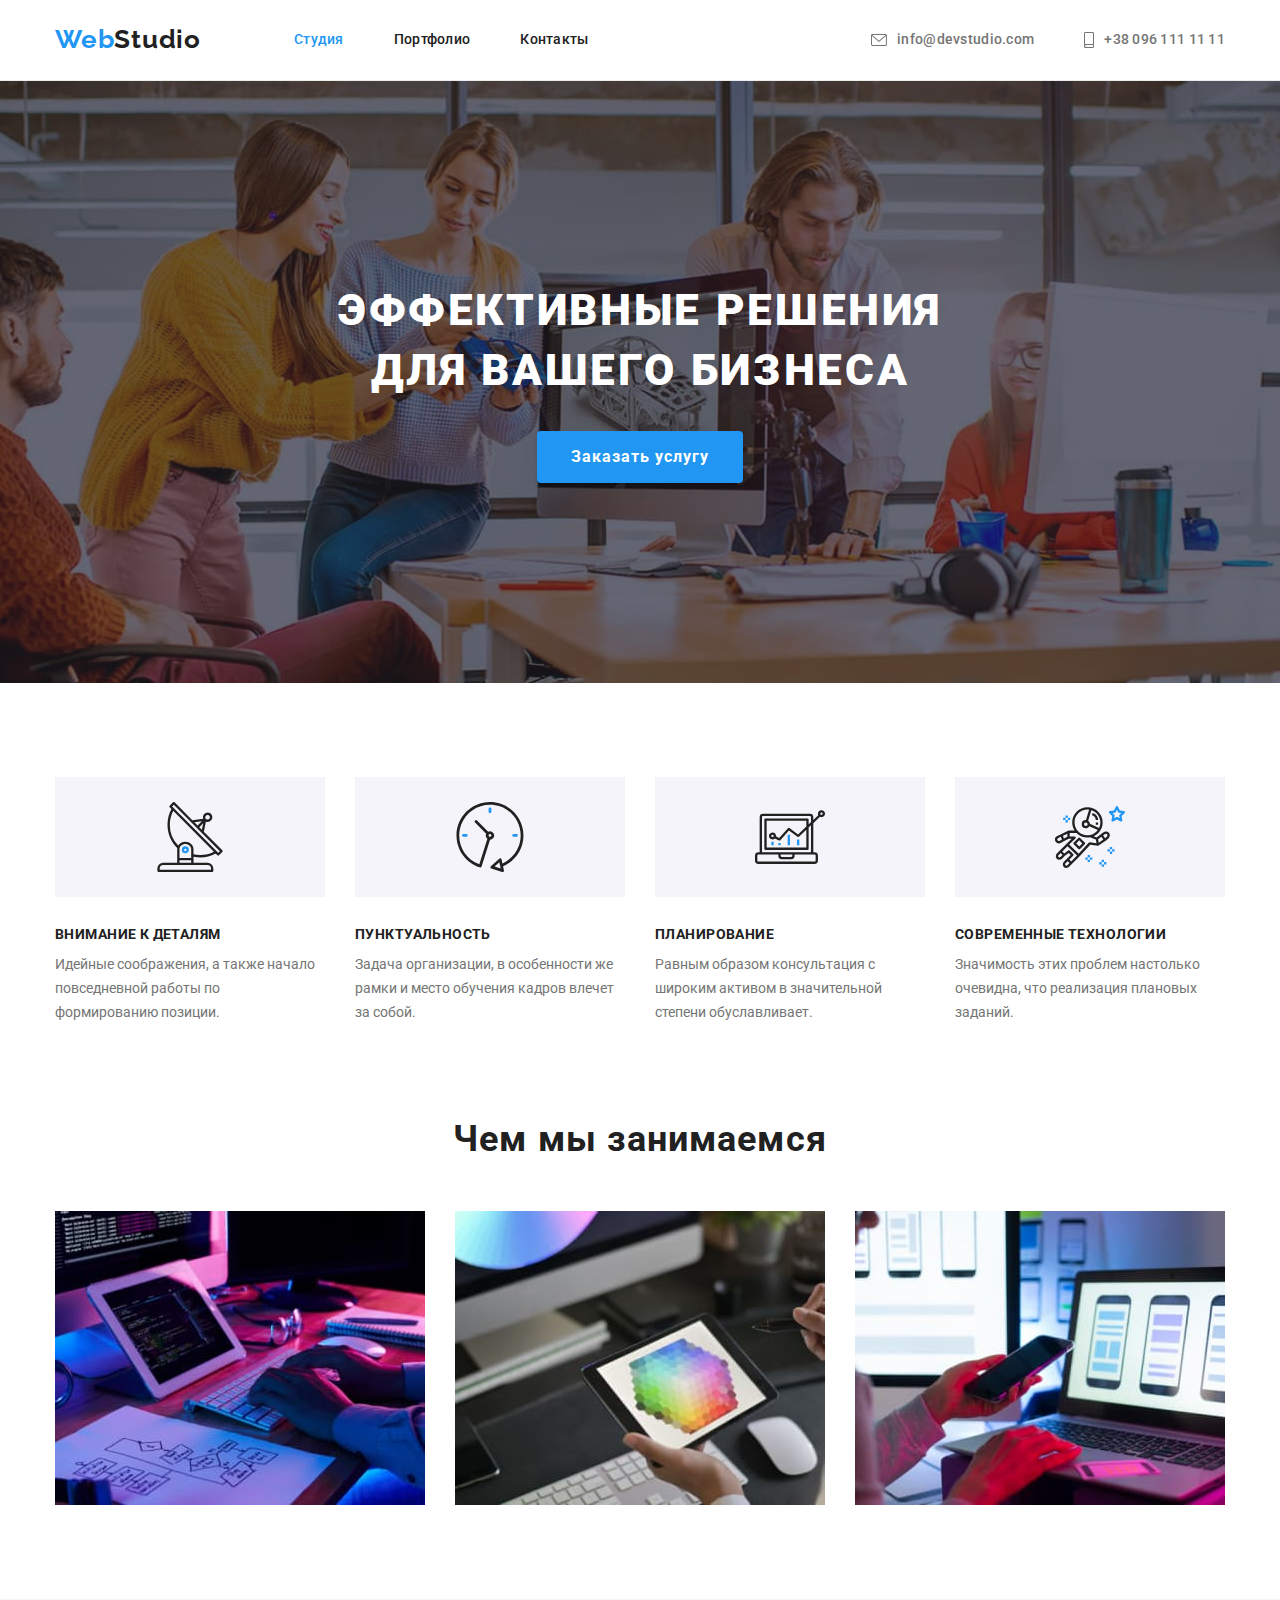
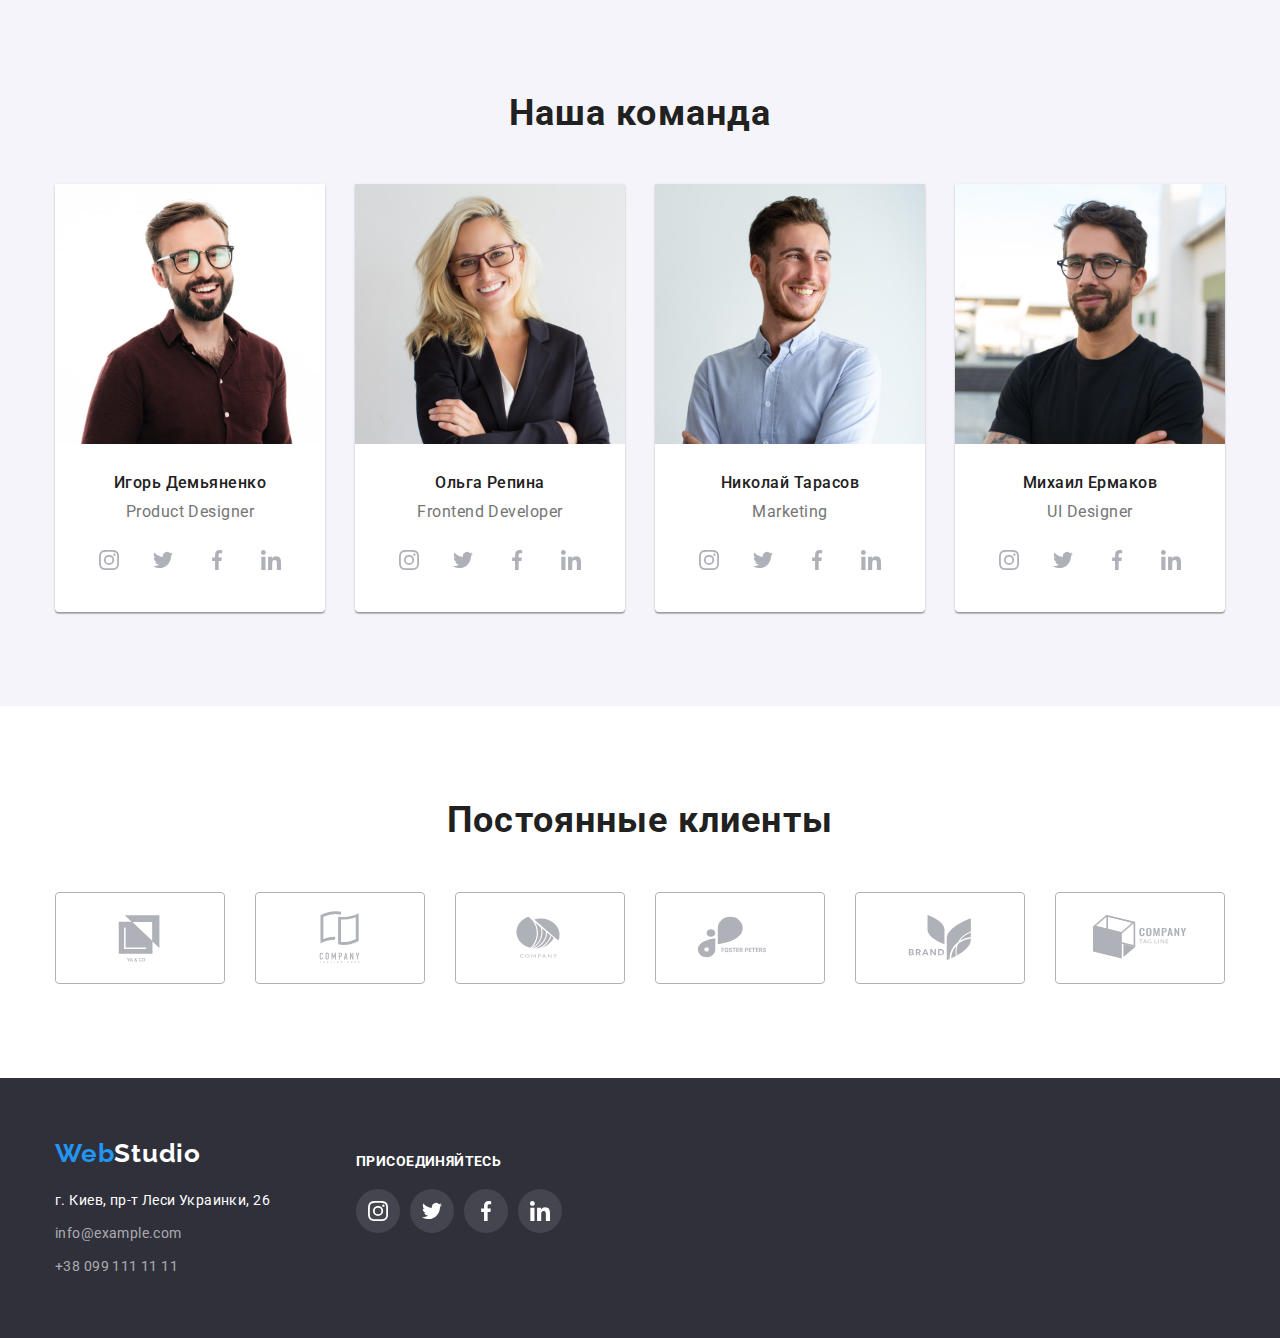
<file: index.html>
<!DOCTYPE html>
<html lang="ru">
  <head>
    <meta charset="UTF-8" />
    <meta http-equiv="X-UA-Compatible" content="IE=edge" />
    <meta name="viewport" content="width=device-width, initial-scale=1.0" />
    <title>Студия</title>
    <link
      rel="stylesheet"
      href="https://cdn.jsdelivr.net/npm/modern-normalize@1.1.0/modern-normalize.min.css"
    />
    <link rel="stylesheet" href="./css/styles.css" />
    <link rel="preconnect" href="https://fonts.googleapis.com" />
    <link rel="preconnect" href="https://fonts.gstatic.com" crossorigin />
    <link
      href="https://fonts.googleapis.com/css2?family=Raleway:wght@700&family=Roboto:ital,wght@0,500;0,700;0,900;1,400&display=swap"
      rel="stylesheet"
    />
  </head>
  <body class="pages">
    <!--Шапка-->
    <header class="header">
      <div class="container site-container">
        <a class="logo" href="./index.html">Web<span class="studio-header">Studio</span></a>
        <nav>
          <ul class="site-nav">
            <li class="site-item"><a href="./index.html" class="link current">Студия</a></li>
            <li class="site-item"><a href="./portfolio.html" class="link">Портфолио</a></li>
            <li class="site-item"><a href="" class="link">Контакты</a></li>
          </ul>
        </nav>

        <ul class="contacts">
          <li class="contacts-item">
            <a class="contacts-link" href="mailto:info@devstudio.com">
              <svg class="contacts-envelope" width="16" height="12">
                <use href="./images/symbol-defs.svg#envelope"></use>
              </svg>
              info@devstudio.com
            </a>
          </li>
          <li class="contacts-item">
            <a class="contacts-link" href="tel:+380961111111">
              <svg class="contacts-smartphone" width="10" height="16">
                <use href="./images/symbol-defs.svg#smartphone"></use>
              </svg>
              +38 096 111 11 11
            </a>
          </li>
        </ul>
      </div>
    </header>
    <main>
      <!--Особливості-->
      <section class="hero">
        <div class="container background-div">
          <h1 class="title-main">Эффективные решения для вашего бизнеса</h1>
          <button class="button-primary" type="button">Заказать услугу</button>
        </div>
      </section>
      <section class="section">
        <div class="container container-feature">
          <h2 class="visually-hidden">Особенности</h2>
          <ul class="feature-list">
            <li class="feature-iteam">
              <div class="feature-icon">
                <svg width="70" height="70">
                  <use href=".//images/symbol-defs.svg#antenna"></use>
                </svg>
              </div>
              <h3 class="feature">Внимание к деталям</h3>
              <p class="feature-p">
                Идейные соображения, а также начало повседневной работы по формированию позиции.
              </p>
            </li>
            <li class="feature-iteam">
              <div class="feature-icon">
                <svg width="70" height="70">
                  <use href=".//images/symbol-defs.svg#clock"></use>
                </svg>
              </div>
              <h3 class="feature">Пунктуальность</h3>
              <p class="feature-p">
                Задача организации, в особенности же рамки и место обучения кадров влечет за собой.
              </p>
            </li>
            <li class="feature-iteam">
              <div class="feature-icon">
                <svg width="70" height="70">
                  <use href=".//images/symbol-defs.svg#diagram"></use>
                </svg>
              </div>
              <h3 class="feature">Планирование</h3>
              <p class="feature-p">
                Равным образом консультация с широким активом в значительной степени обуславливает.
              </p>
            </li>
            <li class="feature-iteam">
              <div class="feature-icon">
                <svg width="70" height="70">
                  <use href=".//images/symbol-defs.svg#astronaut"></use>
                </svg>
              </div>
              <h3 class="feature">Современные технологии</h3>
              <p class="feature-p">
                Значимость этих проблем настолько очевидна, что реализация плановых заданий.
              </p>
            </li>
          </ul>
        </div>
      </section>
      <!--Що ми робимо-->
      <section class="section section-work">
        <div class="container container-work">
          <h2 class="title">Чем мы занимаемся</h2>
          <ul class="title-list">
            <li class="title-iteam">
              <img
                src="./images/specialization/spec1.jpg"
                alt="Клавиатура"
                width="370"
                height="294"
              />
            </li>
            <li class="title-iteam">
              <img src="./images/specialization/spec2.jpg" alt="Планшет" width="370" height="294" />
            </li>
            <li class="title-iteam">
              <img src="./images/specialization/spec3.jpg" alt="телефон" width="370" height="294" />
            </li>
          </ul>
        </div>
      </section>
      <!--Наша командна-->
      <section class="section about-team">
        <div class="container container-team">
          <h2 class="title-team">Наша команда</h2>
          <ul class="title-list-team">
            <li class="title-list-li">
              <img src="./images/team/team1.jpg" alt="Игорь Демьяненко" width="270" height="260" />
              <div class="card-team">
                <h3 class="team">Игорь Демьяненко</h3>
                <p class="team-item" lang="en">Product Designer</p>
                <ul class="team-icon">
                  <li class="icon-list">
                    <a href="https://www.instagram.com" class="icon-link">
                      <svg class="team-icon-list" width="20" height="20">
                        <use href=".//images/symbol-defs.svg#instagram"></use>
                      </svg>
                    </a>
                  </li>
                  <li class="icon-list">
                    <a href="https://twitter.com/?lang=en" class="icon-link">
                      <svg class="team-icon-list" width="20" height="20">
                        <use href=".//images/symbol-defs.svg#twitter"></use>
                      </svg>
                    </a>
                  </li>
                  <li class="icon-list">
                    <a href="https://www.facebook.com" class="icon-link">
                      <svg class="team-icon-list" width="20" height="20">
                        <use href=".//images/symbol-defs.svg#facebook"></use>
                      </svg>
                    </a>
                  </li>
                  <li class="icon-list">
                    <a href="https://www.linkedin.com" class="icon-link">
                      <svg class="team-icon-list" width="20" height="20">
                        <use href=".//images/symbol-defs.svg#linkedin"></use>
                      </svg>
                    </a>
                  </li>
                </ul>
              </div>
            </li>
            <li class="title-list-li">
              <img src="./images/team/team2.jpg" alt="Ольга Репина" width="270" height="260" />
              <div class="card-team">
                <h3 class="team">Ольга Репина</h3>
                <p class="team-item" lang="en">Frontend Developer</p>
                <ul class="team-icon">
                  <li class="icon-list">
                    <a href="https://www.instagram.com" class="icon-link">
                      <svg class="team-icon-list" width="20" height="20">
                        <use href=".//images/symbol-defs.svg#instagram"></use>
                      </svg>
                    </a>
                  </li>
                  <li class="icon-list">
                    <a href="https://twitter.com/?lang=en" class="icon-link">
                      <svg class="team-icon-list" width="20" height="20">
                        <use href=".//images/symbol-defs.svg#twitter"></use>
                      </svg>
                    </a>
                  </li>
                  <li class="icon-list">
                    <a href="https://www.facebook.com" class="icon-link">
                      <svg class="team-icon-list" width="20" height="20">
                        <use href=".//images/symbol-defs.svg#facebook"></use>
                      </svg>
                    </a>
                  </li>
                  <li class="icon-list">
                    <a href="https://www.linkedin.com" class="icon-link">
                      <svg class="team-icon-list" width="20" height="20">
                        <use href=".//images/symbol-defs.svg#linkedin"></use>
                      </svg>
                    </a>
                  </li>
                </ul>
              </div>
            </li>
            <li class="title-list-li">
              <img src="./images/team/team3.jpg" alt="Николай Тарасов" width="270" height="260" />
              <div class="card-team">
                <h3 class="team">Николай Тарасов</h3>
                <p class="team-item" lang="en">Marketing</p>
                <ul class="team-icon">
                  <li class="icon-list">
                    <a href="https://www.instagram.com" class="icon-link">
                      <svg class="team-icon-list" width="20" height="20">
                        <use href=".//images/symbol-defs.svg#instagram"></use>
                      </svg>
                    </a>
                  </li>
                  <li class="icon-list">
                    <a href="https://twitter.com/?lang=en" class="icon-link">
                      <svg class="team-icon-list" width="20" height="20">
                        <use href=".//images/symbol-defs.svg#twitter"></use>
                      </svg>
                    </a>
                  </li>
                  <li class="icon-list">
                    <a href="https://www.facebook.com" class="icon-link">
                      <svg class="team-icon-list" width="20" height="20">
                        <use href=".//images/symbol-defs.svg#facebook"></use>
                      </svg>
                    </a>
                  </li>
                  <li class="icon-list">
                    <a href="https://www.linkedin.com" class="icon-link">
                      <svg class="team-icon-list" width="20" height="20">
                        <use href=".//images/symbol-defs.svg#linkedin"></use>
                      </svg>
                    </a>
                  </li>
                </ul>
              </div>
            </li>
            <li class="title-list-li">
              <img src="./images/team/team4.jpg" alt="Михаил Ермаков" width="270" height="260" />
              <div class="card-team">
                <h3 class="team">Михаил Ермаков</h3>
                <p class="team-item" lang="en">UI Designer</p>
                <ul class="team-icon">
                  <li class="icon-list">
                    <a href="https://www.instagram.com" class="icon-link">
                      <svg class="team-icon-list" width="20" height="20">
                        <use href=".//images/symbol-defs.svg#instagram"></use>
                      </svg>
                    </a>
                  </li>
                  <li class="icon-list">
                    <a href="https://twitter.com/?lang=en" class="icon-link">
                      <svg class="team-icon-list" width="20" height="20">
                        <use href=".//images/symbol-defs.svg#twitter"></use>
                      </svg>
                    </a>
                  </li>
                  <li class="icon-list">
                    <a href="https://www.facebook.com" class="icon-link">
                      <svg class="team-icon-list" width="20" height="20">
                        <use href=".//images/symbol-defs.svg#facebook"></use>
                      </svg>
                    </a>
                  </li>
                  <li class="icon-list">
                    <a href="https://www.linkedin.com" class="icon-link">
                      <svg class="team-icon-list" width="20" height="20">
                        <use href=".//images/symbol-defs.svg#linkedin"></use>
                      </svg>
                    </a>
                  </li>
                </ul>
              </div>
            </li>
          </ul>
        </div>
      </section>
      <section class="section">
        <div class="container">
          <h2 class="customer-title">Постоянные клиенты</h2>
          <ul class="customer-list">
            <li class="customer-item">
              <a href="" class="customer-link">
                <svg class="customer-icon">
                  <use href=".//images/symbol-defs.svg#logo-0"></use>
                </svg>
              </a>
            </li>
            <li class="customer-item">
              <a href="" class="customer-link">
                <svg class="customer-icon">
                  <use href=".//images/symbol-defs.svg#logo-1"></use>
                </svg>
              </a>
            </li>
            <li class="customer-item">
              <a href="" class="customer-link">
                <svg class="customer-icon">
                  <use href=".//images/symbol-defs.svg#logo-2"></use>
                </svg>
              </a>
            </li>
            <li class="customer-item">
              <a href="" class="customer-link">
                <svg class="customer-icon">
                  <use href=".//images/symbol-defs.svg#logo-3"></use>
                </svg>
              </a>
            </li>
            <li class="customer-item">
              <a href="" class="customer-link">
                <svg class="customer-icon">
                  <use href=".//images/symbol-defs.svg#logo-4"></use>
                </svg>
              </a>
            </li>
            <li class="customer-item">
              <a href="" class="customer-link">
                <svg class="customer-icon">
                  <use href=".//images/symbol-defs.svg#logo-5"></use>
                </svg>
              </a>
            </li>
          </ul>
        </div>
      </section>
    </main>

    <footer class="about-footer">
      <!--Контакти-->
      <div class="container">
        <div class="primary-footer">
          <a href="./index.html" class="logo-footer"
            >Web<span class="studio-footer">Studio</span></a
          >
          <address>
            <ul class="list-footer">
              <li class="footer-item">
                <a
                  href="https://goo.gl/maps/aXDQyzNGi44DrMvT6"
                  target="_blank"
                  rel="noopener noreferrer"
                  class="link-footer"
                  >г. Киев, пр-т Леси Украинки, 26</a
                >
              </li>
              <li class="footer-item">
                <a href="mailto:info@example.com" class="contacts-footer">info@example.com</a>
              </li>
              <li class="footer-item">
                <a href="tel:+380991111111" class="contacts-footer">+38 099 111 11 11</a>
              </li>
            </ul>
          </address>
        </div>
        <div class="secondary-footer">
          <h2 class="footer-title">присоединяйтесь</h2>
          <ul class="footer-icon">
            <li class="footer-list">
              <a href="https://www.instagram.com" class="footer-link">
                <svg class="footer-svg" width="20" height="20">
                  <use href=".//images/symbol-defs.svg#instagram"></use>
                </svg>
              </a>
            </li>
            <li class="footer-list">
              <a href="https://twitter.com/?lang=en" class="footer-link">
                <svg class="footer-svg" width="20" height="20">
                  <use href=".//images/symbol-defs.svg#twitter"></use>
                </svg>
              </a>
            </li>
            <li class="footer-list">
              <a href="https://www.facebook.com" class="footer-link">
                <svg class="footer-svg" width="20" height="20">
                  <use href=".//images/symbol-defs.svg#facebook"></use>
                </svg>
              </a>
            </li>
            <li class="footer-list">
              <a href="https://www.linkedin.com" class="footer-link">
                <svg class="footer-svg" width="20" height="20">
                  <use href=".//images/symbol-defs.svg#linkedin"></use>
                </svg>
              </a>
            </li>
          </ul>
        </div>
      </div>
    </footer>
  </body>
</html>
</file>
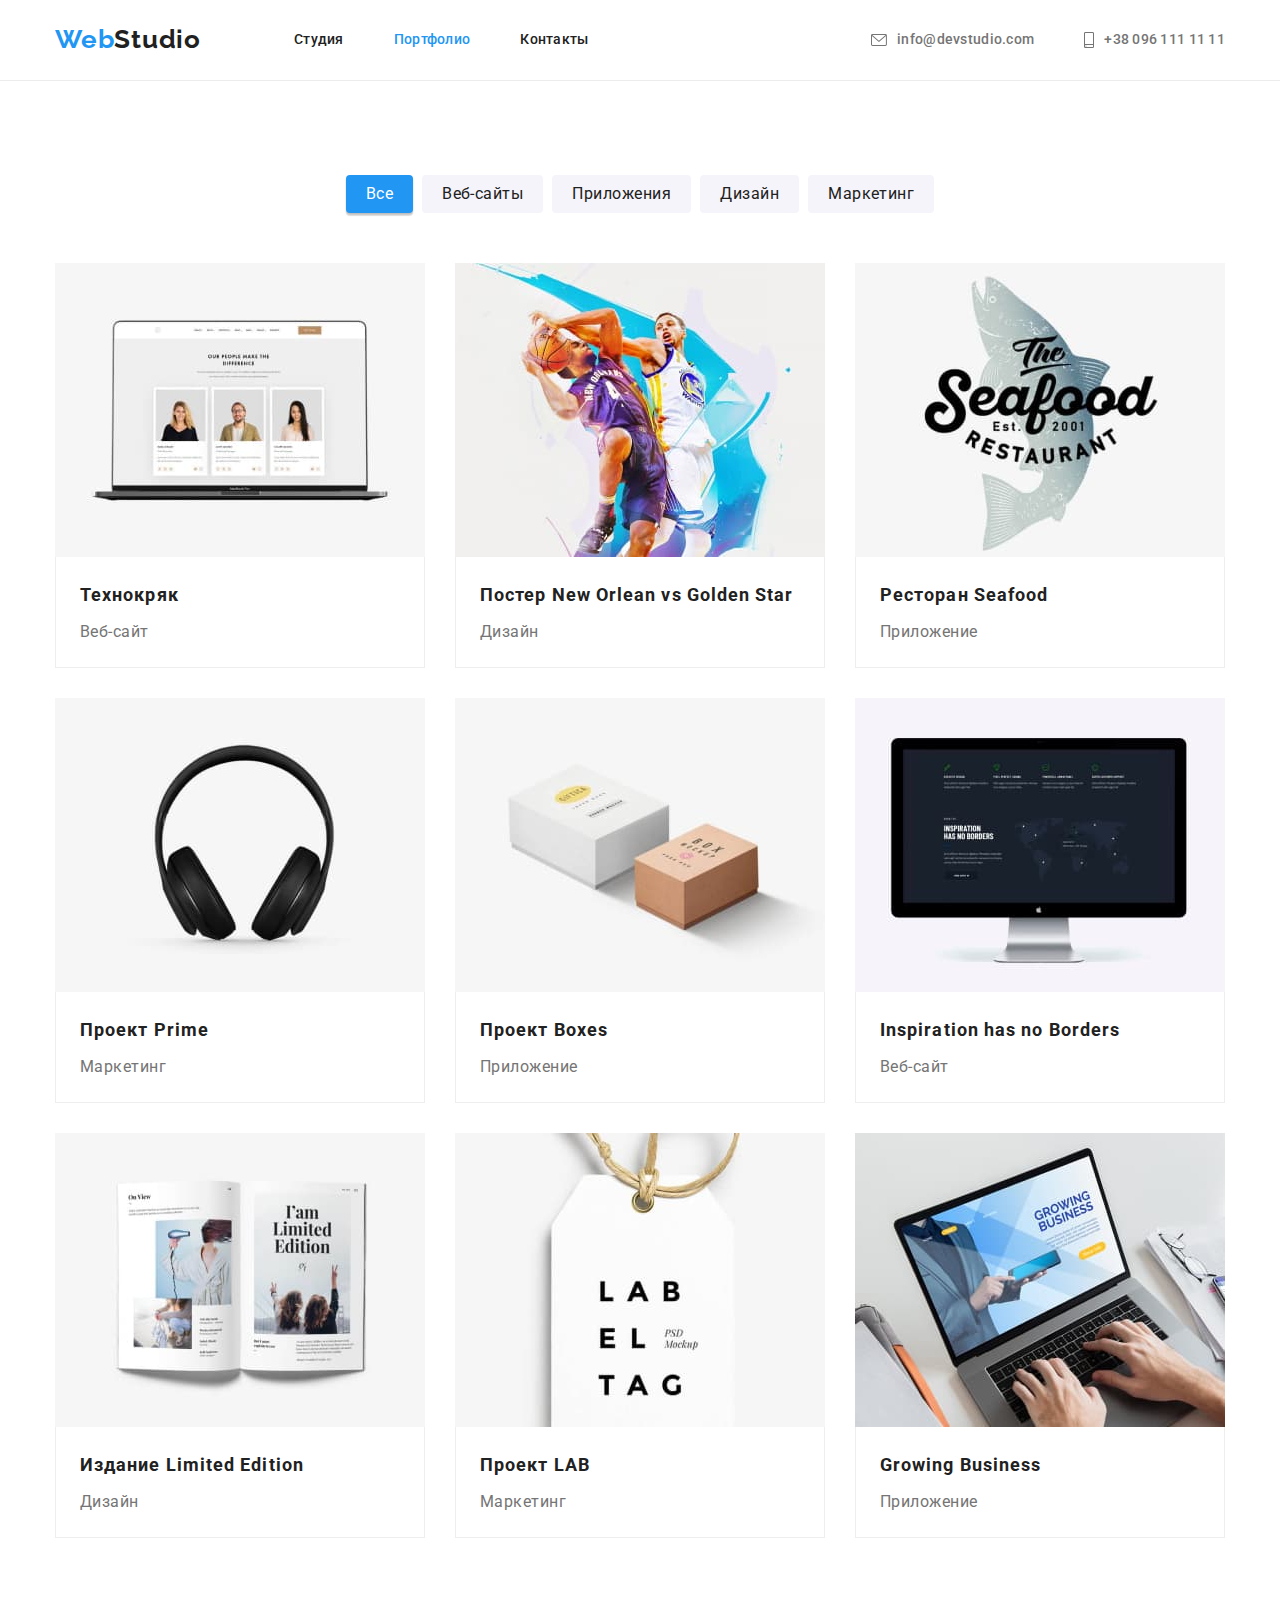
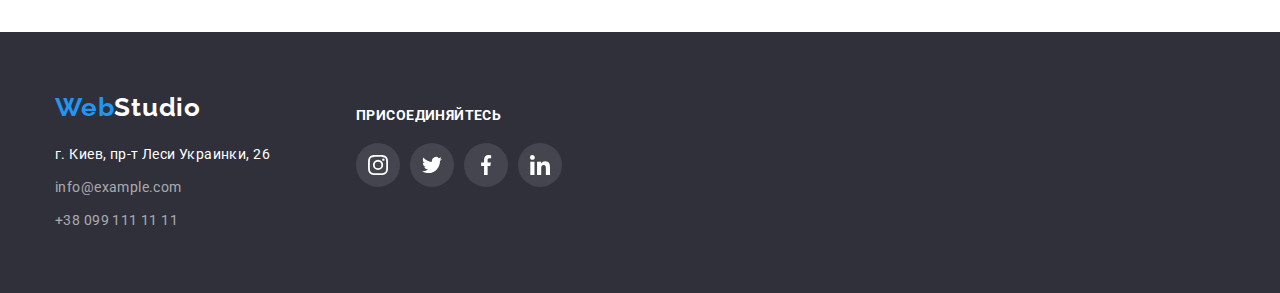
<file: portfolio.html>
<!DOCTYPE html>
<html lang="ru">
  <head>
    <meta charset="UTF-8" />
    <meta http-equiv="X-UA-Compatible" content="IE=edge" />
    <meta name="viewport" content="width=device-width, initial-scale=1.0" />
    <title>Document</title>
    <link
      rel="stylesheet"
      href="https://cdn.jsdelivr.net/npm/modern-normalize@1.1.0/modern-normalize.min.css"
    />
    <link rel="stylesheet" href="./css/styles.css" />
    <link rel="preconnect" href="https://fonts.googleapis.com" />
    <link rel="preconnect" href="https://fonts.gstatic.com" crossorigin />
    <link
      href="https://fonts.googleapis.com/css2?family=Raleway:wght@700&family=Roboto:ital,wght@0,500;0,700;0,900;1,400&display=swap"
      rel="stylesheet"
    />
  </head>
  <body class="pages">
    <!--Шапка-->
    <header class="header">
      <div class="container site-container">
        <a class="logo" href="./index.html">Web<span class="studio-header">Studio</span></a>
        <nav>
          <ul class="site-nav">
            <li class="site-item"><a class="link" href="./index.html">Студия</a></li>
            <li class="site-item">
              <a class="link current" href="./portfolio.html">Портфолио</a>
            </li>
            <li class="site-item"><a href="Контакты" class="link">Контакты</a></li>
          </ul>
        </nav>
        <ul class="contacts">
          <li class="contacts-item">
            <a class="contacts-link" href="mailto:info@devstudio.com">
              <svg class="contacts-envelope" width="16" height="12">
                <use href="./images/symbol-defs.svg#envelope"></use>
              </svg>
              info@devstudio.com
            </a>
          </li>
          <li class="contacts-item">
            <a class="contacts-link" href="tel:+380961111111">
              <svg class="contacts-smartphone" width="10" height="16">
                <use href="./images/symbol-defs.svg#smartphone"></use>
              </svg>
              +38 096 111 11 11
            </a>
          </li>
        </ul>
      </div>
    </header>
    <main>
      <!--Кнопки-->
      <section class="section">
        <div class="container">
          <h1 class="visually-hidden">Фильтер</h1>
          <ul class="button-list">
            <li class="button-item">
              <button class="button-secondary current" type="button">Все</button>
            </li>
            <li class="button-item">
              <button class="button-secondary" type="button">Веб-сайты</button>
            </li>
            <li class="button-item">
              <button class="button-secondary" type="button">Приложения</button>
            </li>
            <li class="button-item">
              <button class="button-secondary" type="button">Дизайн</button>
            </li>
            <li class="button-item">
              <button class="button-secondary" type="button">Маркетинг</button>
            </li>
          </ul>

          <ul class="portfolio">
            <li class="portfolio-list">
              <img src="./images/Portfolio/img1.jpg" alt="Техника" width="370" height="294" />
              <div class="portfolio-text">
                <h2 class="portfolio-title">Технокряк</h2>
                <p class="description">Веб-сайт</p>
              </div>
            </li>
            <li class="portfolio-list">
              <img src="./images/Portfolio/img2.jpg" alt="Баскетбол" width="370" height="294" />
              <div class="portfolio-text">
                <h2 lang="en" class="portfolio-title">Постер New Orlean vs Golden Star</h2>
                <p class="description">Дизайн</p>
              </div>
            </li>
            <li class="portfolio-list">
              <img src="./images/Portfolio/img3.jpg" alt="Лого" width="370" height="294" />
              <div class="portfolio-text">
                <h2 lang="en" class="portfolio-title">Ресторан Seafood</h2>
                <p class="description">Приложение</p>
              </div>
            </li>
            <li class="portfolio-list">
              <img src="./images/Portfolio/img4.jpg" alt="Наушники" width="370" height="294" />
              <div class="portfolio-text">
                <h2 lang="en" class="portfolio-title">Проект Prime</h2>
                <p class="description">Маркетинг</p>
              </div>
            </li>
            <li class="portfolio-list">
              <img src="./images/Portfolio/img5.jpg" alt="Коробки" width="370" height="294" />
              <div class="portfolio-text">
                <h2 lang="en" class="portfolio-title">Проект Boxes</h2>
                <p class="description">Приложение</p>
              </div>
            </li>
            <li class="portfolio-list">
              <img src="./images/Portfolio/img6.jpg" alt="Экран" width="370" height="294" />
              <div class="portfolio-text">
                <h2 lang="en" class="portfolio-title">Inspiration has no Borders</h2>
                <p class="description">Веб-сайт</p>
              </div>
            </li>
            <li class="portfolio-list">
              <img src="./images/Portfolio/img7.jpg" alt="Книга" width="370" height="294" />
              <div class="portfolio-text">
                <h2 lang="en" class="portfolio-title">Издание Limited Edition</h2>
                <p class="description">Дизайн</p>
              </div>
            </li>
            <li class="portfolio-list">
              <img src="./images/Portfolio/img8.jpg" alt="Цена" width="370" height="294" />
              <div class="portfolio-text">
                <h2 lang="en" class="portfolio-title">Проект LAB</h2>
                <p class="description">Маркетинг</p>
              </div>
            </li>
            <li class="portfolio-list">
              <img src="./images/Portfolio/img9.jpg" alt="Макбук" width="370" height="294" />
              <div class="portfolio-text">
                <h2 lang="en" class="portfolio-title">Growing Business</h2>
                <p class="description">Приложение</p>
              </div>
            </li>
          </ul>
        </div>
      </section>
    </main>
    <footer class="about-footer">
      <!--Контакти-->
      <div class="container">
        <div class="primary-footer">
          <a href="./index.html" class="logo-footer"
            >Web<span class="studio-footer">Studio</span></a
          >
          <address>
            <ul class="list-footer">
              <li class="footer-item">
                <a
                  href="https://goo.gl/maps/aXDQyzNGi44DrMvT6"
                  target="_blank"
                  rel="noopener noreferrer"
                  class="link-footer"
                  >г. Киев, пр-т Леси Украинки, 26</a
                >
              </li>
              <li class="footer-item">
                <a href="mailto:info@example.com" class="contacts-footer">info@example.com</a>
              </li>
              <li class="footer-item">
                <a href="tel:+380991111111" class="contacts-footer">+38 099 111 11 11</a>
              </li>
            </ul>
          </address>
        </div>
        <div class="secondary-footer">
          <h2 class="footer-title">присоединяйтесь</h2>
          <ul class="footer-icon">
            <li class="footer-list">
              <a href="https://www.instagram.com" class="footer-link">
                <svg class="footer-svg" width="20" height="20">
                  <use href=".//images/symbol-defs.svg#instagram"></use>
                </svg>
              </a>
            </li>
            <li class="footer-list">
              <a href="https://twitter.com/?lang=en" class="footer-link">
                <svg class="footer-svg" width="20" height="20">
                  <use href=".//images/symbol-defs.svg#twitter"></use>
                </svg>
              </a>
            </li>
            <li class="footer-list">
              <a href="https://www.facebook.com" class="footer-link">
                <svg class="footer-svg" width="20" height="20">
                  <use href=".//images/symbol-defs.svg#facebook"></use>
                </svg>
              </a>
            </li>
            <li class="footer-list">
              <a href="https://www.linkedin.com" class="footer-link">
                <svg class="footer-svg" width="20" height="20">
                  <use href=".//images/symbol-defs.svg#linkedin"></use>
                </svg>
              </a>
            </li>
          </ul>
        </div>
      </div>
    </footer>
  </body>
</html>
</file>
<file: css/styles.css>
:root {
  /* Фон */
  --background-color: #ffffff;
  --secondarybg-color: #2f303a;
  --background-button: #f5f4fa;

  /* Текст */
  --main-collor: #212121;
  --secondary-collor: #757575;
  --accent-collor: #2196f3;
  --accent-text: #ffffff;
  /* Інші */
  --items: 9;
  --indent: 30px;
  /* іконки */
  --team-icon-collor: #afb1b8;
}
/* Сітка */
.card-set-item {
  background-color: var(--background-color);
  margin: calc(var(--indent) / 2);
}
.card-set {
  display: flex;
  flex-wrap: wrap;
  flex-basis: calc((100% - var(--indent) * var(--items)) / var(--items));
  margin: calc(-1 * var(--indent) / 2);
}
/* Кінець сітки */
.pages {
  font-family: 'Roboto', 'sans-serif';
  color: #212121;
  font-size: 14px;
}
/* reset */
h1,
h2,
h3,
h4,
h6,
h6,
p,
ul {
  margin: 0;
  padding: 0;
}
img {
  display: block;
  max-width: 100%;
  height: auto;
}
.container {
  width: 1200px;
  padding-left: 15px;
  padding-right: 15px;
  margin: 0 auto;
  /* outline: 2px solid tomato; */
}
.section {
  padding: 94px 0;
}
.section.section-work {
  padding-top: 0;
}
/* Логотип */
.logo {
  font-family: 'Raleway', sans-serif;
  font-style: normal;
  font-weight: 700;
  font-size: 26px;
  line-height: 1.2;
  letter-spacing: 0.03em;
  color: var(--accent-collor);
  text-decoration: none;
  margin-right: 93px;
}
.logo:hover,
.logo:focus {
  color: var(--accent-collor);
}
.studio-header {
  color: var(--main-collor);
}
/* Контакт Хедер */
.contacts {
  list-style: none;
}
.contacts-item:not(:last-child) {
  margin-right: 50px;
}
.contacts-link {
  text-decoration: none;
  font-weight: 500;
  line-height: 1.14;
  letter-spacing: 0.02em;
  color: var(--secondary-collor);
  padding: 32px 0;
  display: flex;
  align-items: center;
}
.contacts-link:hover,
.contacts-link:focus {
  color: var(--accent-collor);
}
.contacts-envelope {
  fill: currentColor;
  margin-right: 10px;
}
.contacts-smartphone {
  fill: currentColor;
  margin-right: 10px;
}

/* Навігація Хедер */
.header {
  border: 1px solid #ececec;
  border-top: none;
  border-right: none;
  border-left: none;
}
.container.site-container {
  display: flex;
  align-items: center;
}
.site-nav {
  list-style: none;
  display: flex;
}
.site-item:not(:last-child) {
  margin-right: 50px;
}
.site-group {
  display: flex;
}
/* Контакти хедер */
.contacts {
  display: flex;
  margin-left: auto;
  align-items: center;
}

.link {
  text-decoration: none;
  font-weight: 500;
  line-height: 1.14;
  letter-spacing: 0.02em;
  color: var(--main-collor);
  padding: 32px 0;
  display: block;
}
.link:hover,
.link:focus {
  color: var(--accent-collor);
}
.site-nav .link.current {
  color: var(--accent-collor);
}
/* Фільтер */
.visually-hidden {
  position: absolute;
  width: 1px;
  height: 1px;
  margin: -1px;
  border: 0;
  padding: 0;
  white-space: nowrap;
  clip-path: inset(100%);
  clip: rect(0 0 0 0);
  overflow: hidden;
}
.container.container-button {
  display: flex;
}
.button-list {
  list-style: none;
  display: flex;
  justify-content: center;
  margin-bottom: 50px;
}
.button-item:not(:last-child) {
  margin-right: 9px;
}
.button-secondary {
  padding: 6px 20px;
  font-size: 16px;
  line-height: 1.62;
  letter-spacing: 0.03em;
  background-color: var(--background-button);
  color: var(--main-collor);
  cursor: pointer;
  font-family: inherit;
  border: none;
  border-radius: 4px;
}
.button-secondary:hover,
.button-secondary:focus {
  background-color: var(--accent-collor);
  color: var(--accent-text);
  border-color: var(--accent-collor);
  box-shadow: 0px 3px 1px rgba(0, 0, 0, 0.1), 0px 1px 2px rgba(0, 0, 0, 0.08),
    0px 2px 2px rgba(0, 0, 0, 0.12);
}
.button-secondary.current {
  box-shadow: 0px 3px 1px rgba(0, 0, 0, 0.1), 0px 1px 2px rgba(0, 0, 0, 0.08),
    0px 2px 2px rgba(0, 0, 0, 0.12);
  background-color: var(--accent-collor);
  color: var(--accent-text);
  border-color: var(--accent-collor);
}
/* Портфоліо */
.portfolio {
  list-style: none;
  display: flex;
  flex-wrap: wrap;
  flex-basis: calc((100% - var(--indent) * var(--items)) / var(--items));
  margin: calc(-1 * var(--indent) / 2);
}
.portfolio-text {
  padding: 20px 24px;
  border: 1px solid #eeeeee;
  border-top: none;
}
.portfolio-title {
  font-weight: 700;
  font-size: 18px;
  line-height: 2;
  letter-spacing: 0.06em;
  margin-bottom: 4px;
}
.portfolio-list {
  background-color: var(--background-color);
  margin: calc(var(--indent) / 2);
}
.portfolio-list:hover,
.portfolio-list:focus {
  box-shadow: 0px 1px 3px rgba(0, 0, 0, 0.12), 0px 1px 1px rgba(0, 0, 0, 0.14),
    0px 2px 1px rgba(0, 0, 0, 0.2);
  border-radius: 0px 0px 4px 4px;
}
.description {
  font-weight: 400;
  font-size: 16px;
  line-height: 1.88;
  letter-spacing: 0.03em;
  color: var(--secondary-collor);
}
/* Підвал */
.about-footer {
  padding-top: 60px;
  padding-bottom: 60px;
  background-color: var(--secondarybg-color);
}

.logo-footer {
  font-family: 'Raleway';
  font-style: normal;
  font-weight: 700;
  font-size: 26px;
  line-height: 1.2;
  letter-spacing: 0.03em;
  color: var(--accent-collor);
  text-decoration: none;
}
.logo-footer:hover,
.logo-footer:focus {
  color: var(--accent-collor);
}
.studio-footer {
  color: var(--accent-text);
}
/* Адресс */
.adress {
  font-style: normal;
}
.list-footer {
  list-style: none;
  margin-top: 20px;
}
.footer-item:not(:last-child) {
  margin-bottom: 9px;
}
.link-footer {
  text-decoration: none;
  font-style: normal;
  font-weight: 400;
  font-family: 'Roboto';
  font-size: 14px;
  line-height: 1.7;
  letter-spacing: 0.03em;
  color: var(--accent-text);
}
.link-footer:hover,
.link-footer:focus {
  color: var(--accent-collor);
}
.contacts-footer {
  text-decoration: none;
  font-family: 'Roboto';
  font-style: normal;
  font-weight: 400;

  line-height: 1.7;
  letter-spacing: 0.03em;
  color: rgba(255, 255, 255, 0.6);
}
.contacts-footer:hover,
.contacts-footer:focus {
  color: var(--accent-collor);
}

/* Заголовок */
.title-main {
  font-weight: 900;
  font-size: 44px;
  line-height: 1.36;
  text-align: center;
  letter-spacing: 0.06em;
  text-transform: uppercase;
  color: var(--accent-text);
  margin-right: 237px;
  margin-left: 237px;
  margin-bottom: 30px;
}
/*Головна кнопка */
.hero {
  display: flex;
  padding: 200px 0;
  background-color: var(--secondarybg-color);
  background-image: linear-gradient(to right, rgba(47, 48, 58, 0.4) 45%, rgba(47, 48, 58, 0.4) 0%),
    url(../images/hero/imgoverlay.jpg);
  background-repeat: no-repeat;
  background-size: cover;
  background-position: center;
  margin: auto;
  max-width: 1600px;
}
.container.background-div {
  display: flex;
  flex-direction: column;
  align-items: center;
}

.button-primary {
  letter-spacing: 0.06em;
  font-size: 16px;
  line-height: 1.8;
  color: var(--background-color);
  background-color: var(--accent-collor);
  font-family: inherit;
  font-weight: 700;
  padding: 10px 32px;
  border-radius: 4px;
  cursor: pointer;
  box-shadow: 0px 4px 4px rgba(0, 0, 0, 0.15);
  border-color: transparent;
}
.button-primary:hover,
.button-primary:focus {
  background: #188ce8;
  box-shadow: 0px 4px 4px rgba(0, 0, 0, 0.15);
  border-radius: 4px;
}
/* Особливості */
.container.container-feature {
  display: flex;
}
.feature-list {
  list-style: none;
  display: flex;
  align-items: center;
}
.feature-iteam:not(:last-child) {
  margin-right: 30px;
}

/* іконки */
.feature-icon {
  display: flex;
  min-width: 270px;
  min-height: 120px;
  justify-content: center;
  align-items: center;
  background-color: #f5f4fa;
  margin-bottom: 30px;
}
/* кінець іконок */
.feature {
  font-family: 'Roboto';
  font-style: normal;
  font-weight: 700;
  font-size: 14px;
  line-height: 1.14;
  letter-spacing: 0.03em;
  text-transform: uppercase;
  margin-bottom: 10px;
}
.feature-p {
  font-weight: 400;
  line-height: 1.7;
  color: var(--secondary-collor);
}
/* Наша команда */
.section.about-team {
  background-color: var(--background-button);
}
.title {
  font-weight: 700;
  font-size: 36px;
  line-height: 1.16;
  text-align: center;
  letter-spacing: 0.03em;
  color: var(--main-collor);
  margin-bottom: 50px;
}
.title-list {
  list-style: none;
  display: flex;
}

.title-iteam:not(:last-child) {
  margin-right: 30px;
}
.title-team {
  font-weight: 700;
  font-size: 36px;
  line-height: 1.16;
  text-align: center;
  letter-spacing: 0.03em;
  color: var(--main-collor);
  margin-bottom: 50px;
}
.title-list-team {
  list-style: none;
  display: flex;
}
.title-list-li {
  background-color: var(--background-color);
  border-radius: 0px 0px 4px 4px;
  box-shadow: 0px 1px 3px rgba(0, 0, 0, 0.12), 0px 1px 1px rgba(0, 0, 0, 0.14),
    0px 2px 1px rgba(0, 0, 0, 0.2);
}
.title-list-li:not(:last-child) {
  margin-right: 30px;
}
.card-team {
  padding-top: 30px;
  padding-bottom: 30px;
}
.team {
  font-family: 'Roboto';
  font-style: normal;
  font-weight: 500;
  font-size: 16px;
  line-height: 1.18;
  text-align: center;
  letter-spacing: 0.03em;
  color: var(--main-collor);
  margin-bottom: 10px;
}
.team-item {
  font-family: 'Roboto';
  font-style: normal;
  font-weight: 400;
  font-size: 16px;
  line-height: 1.18;
  text-align: center;
  letter-spacing: 0.03em;
  color: var(--secondary-collor);
}
/* іконки команди */
.team-icon {
  display: flex;
  justify-content: center;
  margin-top: 16px;
}
.icon-list {
  list-style: none;
}
.icon-list:not(:last-child) {
  margin-right: 10px;
}
.icon-link {
  display: flex;
  align-items: center;
  justify-content: center;
  width: 44px;
  height: 44px;
  border-radius: 50%;
  color: var(--team-icon-collor);
}
.icon-link:hover,
.icon-link:focus {
  color: var(--accent-text);
  background-color: var(--accent-collor);
}
.team-icon-list {
  fill: currentColor;
}
/* іконки клієнтів */
.customer-title {
  font-weight: 700;
  font-size: 36px;
  line-height: 1.16;
  text-align: center;
  letter-spacing: 0.03em;
  color: var(--main-collor);
  margin-bottom: 50px;
}
.customer-list {
  display: flex;
}
.customer-item {
  list-style: none;
}
.customer-item:not(:last-child) {
  margin-right: 30px;
}
.customer-link {
  display: flex;
  align-items: center;
  justify-content: center;
  width: 170px;
  height: 92px;
  border: 1px solid var(--team-icon-collor);
  border-radius: 4px;
  color: var(--team-icon-collor);
}
.customer-link:hover,
.customer-link:focus {
  color: var(--accent-collor);
  border: 1px solid var(--accent-collor);
}
.customer-icon {
  fill: currentColor;
  width: 106px;
  height: 60px;
}
/* футер іконки */
.about-footer .container {
  display: flex;
}
.secondary-footer {
  margin-left: 70px;
  padding-top: 15px;
}
.primary-footer {
  min-width: 231px;
}
.footer-title {
  font-family: 'Roboto';
  font-style: normal;
  font-weight: 700;
  font-size: 14px;
  line-height: 16px;
  letter-spacing: 0.03em;
  text-transform: uppercase;
  color: var(--accent-text);
  margin-bottom: 20px;
}
.footer-icon {
  display: flex;
}
.footer-list {
  list-style: none;
}
.footer-list:not(:last-child) {
  margin-right: 10px;
}
.footer-link {
  display: flex;
  align-items: center;
  justify-content: center;
  width: 44px;
  height: 44px;
  border-radius: 50%;
  background-color: rgba(255, 255, 255, 0.1);
}

.footer-link:hover,
.footer-link:focus {
  background-color: var(--accent-collor);
}
.footer-svg {
  fill: var(--accent-text);
}
</file>
